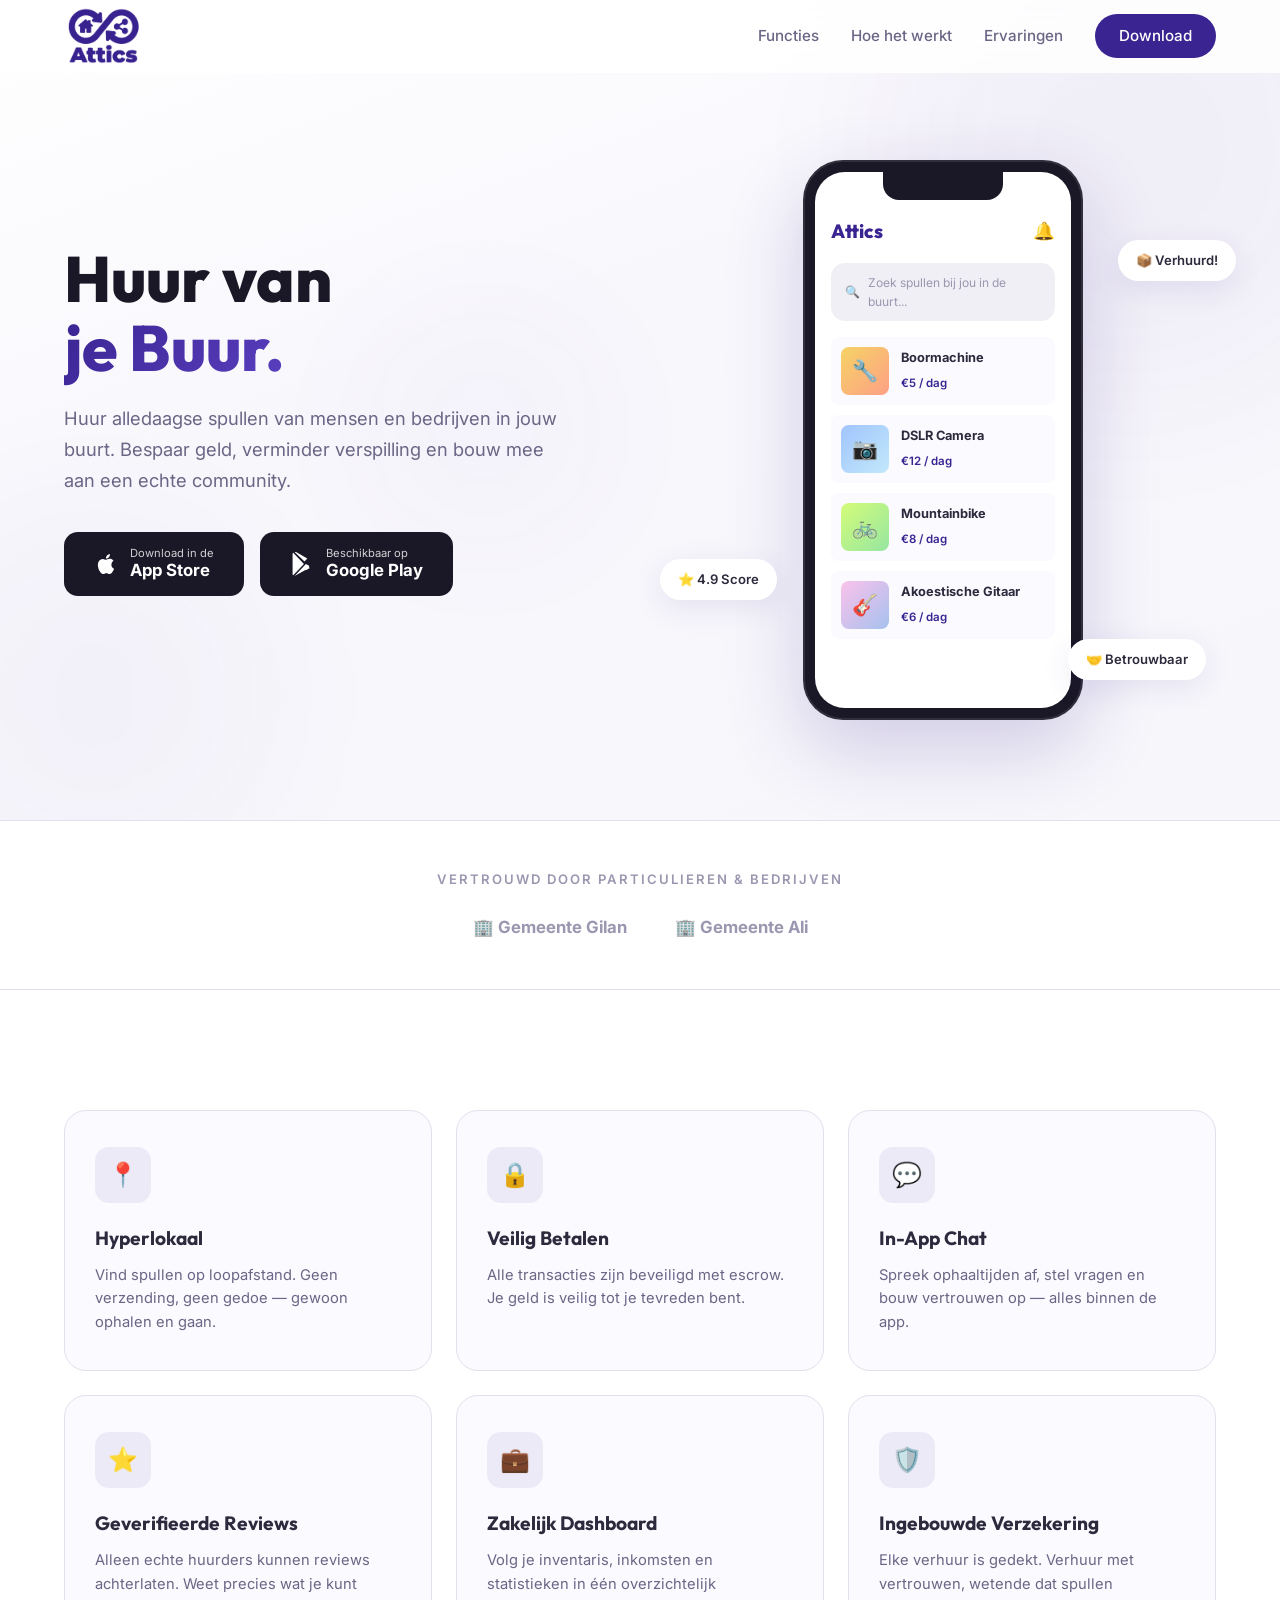
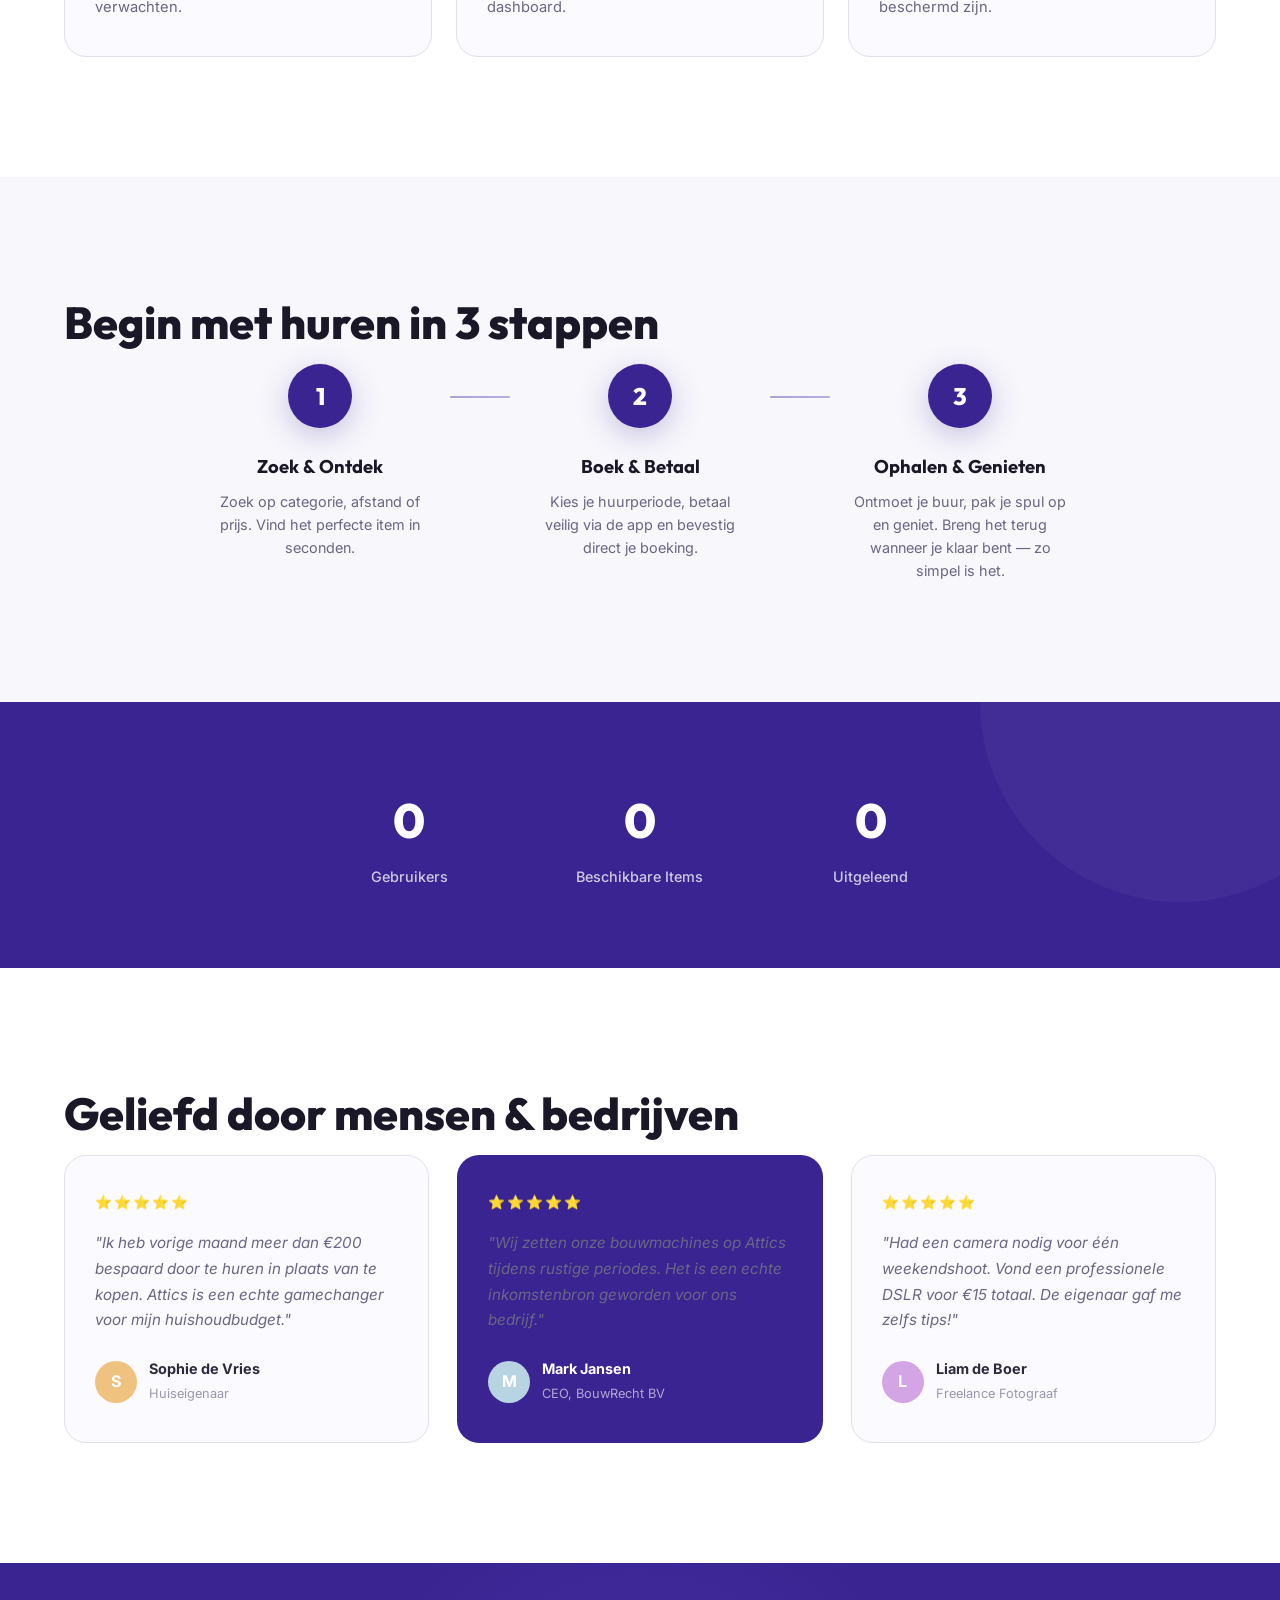
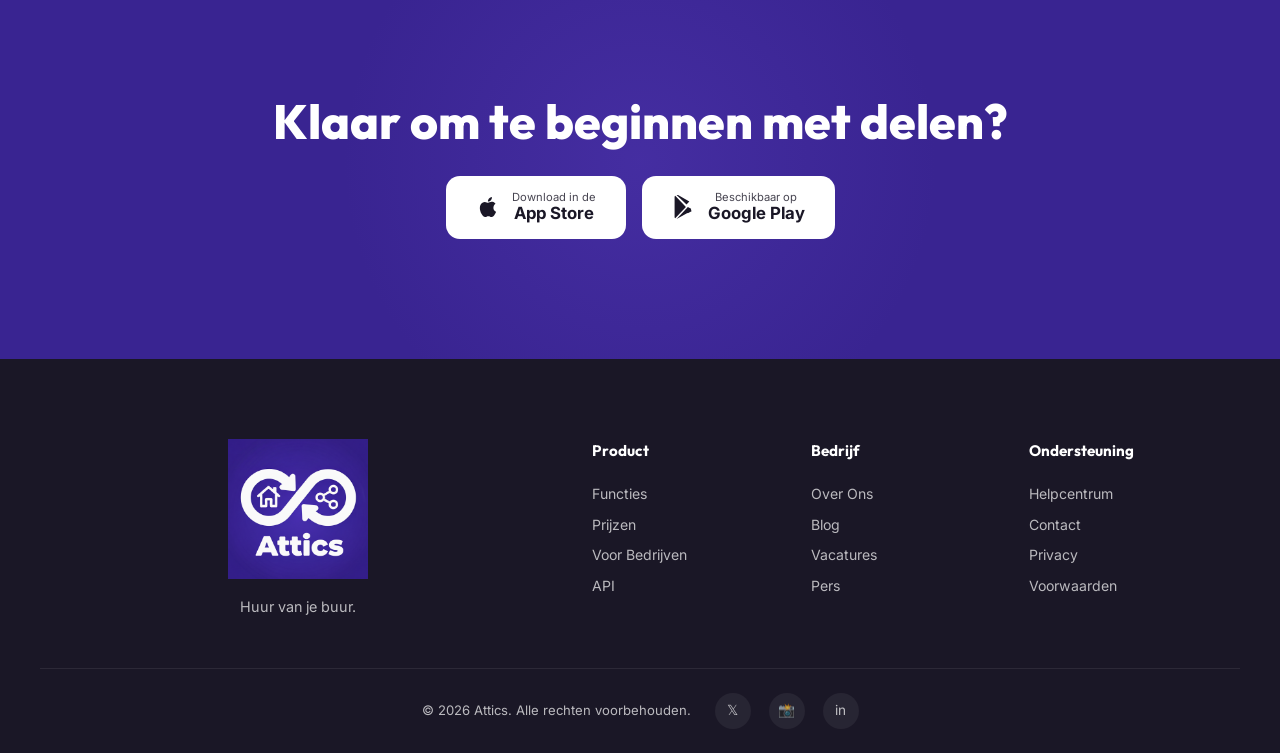
<file: index.html>
<!DOCTYPE html>
<html lang="nl">
<head>
  <meta charset="UTF-8" />
  <meta name="viewport" content="width=device-width, initial-scale=1.0" />
  <title>Attics — Huur van je Buur</title>
  <meta name="description" content="Attics laat je alledaagse spullen huren van mensen en bedrijven bij jou in de buurt. Bespaar geld, verminder verspilling en bouw aan je community." />
  <link rel="preconnect" href="https://fonts.googleapis.com" />
  <link rel="preconnect" href="https://fonts.gstatic.com" crossorigin />
  <link href="https://fonts.googleapis.com/css2?family=Inter:wght@400;500;600;700;800&family=Outfit:wght@400;500;600;700;800&display=swap" rel="stylesheet" />
  <link rel="stylesheet" href="assets/css/style.css" />
  <link rel="icon" type="image/png" href="assets/img/attics_logo.png" />
</head>
<body>
  <!-- ========== NAVBAR ========== -->
  <nav class="navbar" id="navbar">
    <div class="container navbar__inner">
      <a href="#" class="navbar__logo">
        <img src="assets/img/inverted_logo.png" alt="Attics" class="navbar__logo-img" />
      </a>
      <div class="navbar__links" id="navLinks">
        <a href="#features">Functies</a>
        <a href="#how-it-works">Hoe het werkt</a>
        <a href="#testimonials">Ervaringen</a>
        <a href="#download" class="btn btn--sm btn--primary">Download</a>
      </div>
      <button class="navbar__toggle" id="navToggle" aria-label="Menu openen">
        <span></span><span></span><span></span>
      </button>
    </div>
  </nav>

  <!-- ========== HERO ========== -->
  <section class="hero" id="hero">
    <div class="hero__bg-shapes">
      <div class="hero__shape hero__shape--1"></div>
      <div class="hero__shape hero__shape--2"></div>
      <div class="hero__shape hero__shape--3"></div>
    </div>
    <div class="container hero__inner">
      <div class="hero__content">
        <h1 class="hero__title">Huur van<br/><span class="hero__title--accent">je Buur.</span></h1>
        <p class="hero__subtitle">Huur alledaagse spullen van mensen en bedrijven in jouw buurt. Bespaar geld, verminder verspilling en bouw mee aan een echte community.</p>
        <div class="hero__buttons">
          <a href="#" class="store-btn store-btn--apple" aria-label="Download in de App Store">
            <svg viewBox="0 0 24 24" fill="currentColor"><path d="M18.71 19.5c-.83 1.24-1.71 2.45-3.05 2.47-1.34.03-1.77-.79-3.29-.79-1.53 0-2 .77-3.27.82-1.31.05-2.3-1.32-3.14-2.53C4.25 17 2.94 12.45 4.7 9.39c.87-1.52 2.43-2.48 4.12-2.51 1.28-.02 2.5.87 3.29.87.78 0 2.26-1.07 3.8-.91.65.03 2.47.26 3.64 1.98-.09.06-2.17 1.28-2.15 3.81.03 3.02 2.65 4.03 2.68 4.04-.03.07-.42 1.44-1.38 2.83M13 3.5c.73-.83 1.94-1.46 2.94-1.5.13 1.17-.34 2.35-1.04 3.19-.69.85-1.83 1.51-2.95 1.42-.15-1.15.41-2.35 1.05-3.11z"/></svg>
            <div>
              <small>Download in de</small>
              <strong>App Store</strong>
            </div>
          </a>
          <a href="#" class="store-btn store-btn--google" aria-label="Beschikbaar op Google Play">
            <svg viewBox="0 0 24 24" fill="currentColor"><path d="M3.18 23.27c-.36-.17-.59-.52-.59-.92V1.65c0-.4.24-.75.6-.92l10.74 11.27L3.18 23.27zm1.4.73l11.75-6.54-2.8-2.94L4.58 24zm14.49-10.2l-3.2-1.78-3.02 3.17 3.01 3.17 3.21-1.79c.56-.31.56-1.08 0-1.39v-.38zM4.58 0l9.95 9.52 2.8-2.94L5.58-.27C5.21-.47 4.85-.27 4.58 0z"/></svg>
            <div>
              <small>Beschikbaar op</small>
              <strong>Google Play</strong>
            </div>
          </a>
        </div>
      </div>
      <div class="hero__visual">
        <div class="phone-mockup">
          <div class="phone-mockup__notch"></div>
          <div class="phone-mockup__screen">
            <div class="phone-mockup__header">
              <span class="phone-mockup__logo">Attics</span>
              <span class="phone-mockup__icon">🔔</span>
            </div>
            <div class="phone-mockup__search">
              <span>🔍</span> Zoek spullen bij jou in de buurt...
            </div>
            <div class="phone-mockup__cards">
              <div class="phone-mockup__card">
                <div class="phone-mockup__card-img" style="background: linear-gradient(135deg, #f6d365, #fda085);">🔧</div>
                <div class="phone-mockup__card-info">
                  <strong>Boormachine</strong>
                  <span>€5 / dag</span>
                </div>
              </div>
              <div class="phone-mockup__card">
                <div class="phone-mockup__card-img" style="background: linear-gradient(135deg, #a1c4fd, #c2e9fb);">📷</div>
                <div class="phone-mockup__card-info">
                  <strong>DSLR Camera</strong>
                  <span>€12 / dag</span>
                </div>
              </div>
              <div class="phone-mockup__card">
                <div class="phone-mockup__card-img" style="background: linear-gradient(135deg, #d4fc79, #96e6a1);">🚲</div>
                <div class="phone-mockup__card-info">
                  <strong>Mountainbike</strong>
                  <span>€8 / dag</span>
                </div>
              </div>
              <div class="phone-mockup__card">
                <div class="phone-mockup__card-img" style="background: linear-gradient(135deg, #fbc2eb, #a6c1ee);">🎸</div>
                <div class="phone-mockup__card-info">
                  <strong>Akoestische Gitaar</strong>
                  <span>€6 / dag</span>
                </div>
              </div>
            </div>
          </div>
        </div>
        <div class="hero__floating hero__floating--1">📦 Verhuurd!</div>
        <div class="hero__floating hero__floating--2">⭐ 4.9 Score</div>
        <div class="hero__floating hero__floating--3">🤝 Betrouwbaar</div>
      </div>
    </div>
  </section>

  <!-- ========== TRUSTED BY ========== -->
  <section class="trusted">
    <div class="container">
      <p class="trusted__label">Vertrouwd door particulieren & bedrijven</p>
      <div class="trusted__logos">
        <span class="trusted__logo">🏢 Gemeente Gilan</span>
        <span class="trusted__logo">🏢 Gemeente Ali</span>
      </div>
    </div>
  </section>

  <!-- ========== FEATURES ========== -->
  <section class="features" id="features">
    <div class="container">
      <div class="features__grid">
        <!-- Feature cards are loaded from assets/js/features-config.js -->
      </div>
    </div>
  </section>

  <!-- ========== HOW IT WORKS ========== -->
  <section class="how-it-works" id="how-it-works">
    <div class="container">
      <h2 class="section-header__title">Begin met huren in 3 stappen</h2>
      <div class="steps">
        <div class="step">
          <div class="step__number">1</div>
          <div class="step__content">
            <h3>Zoek & Ontdek</h3>
            <p>Zoek op categorie, afstand of prijs. Vind het perfecte item in seconden.</p>
          </div>
        </div>
        <div class="step__connector"></div>
        <div class="step">
          <div class="step__number">2</div>
          <div class="step__content">
            <h3>Boek & Betaal</h3>
            <p>Kies je huurperiode, betaal veilig via de app en bevestig direct je boeking.</p>
          </div>
        </div>
        <div class="step__connector"></div>
        <div class="step">
          <div class="step__number">3</div>
          <div class="step__content">
            <h3>Ophalen & Genieten</h3>
            <p>Ontmoet je buur, pak je spul op en geniet. Breng het terug wanneer je klaar bent — zo simpel is het.</p>
          </div>
        </div>
      </div>
    </div>
  </section>

  <!-- ========== STATS ========== -->
  <section class="stats">
    <div class="container stats__inner">
      <!-- Stats are loaded from assets/js/stats-config.js -->
    </div>
  </section>

  <!-- ========== TESTIMONIALS ========== -->
  <section class="testimonials" id="testimonials">
    <div class="container">
      <h2 class="section-header__title" style="white-space: nowrap;">Geliefd door mensen & bedrijven</h2>
      <div class="testimonials__grid">
        <div class="testimonial-card">
          <div class="testimonial-card__stars">⭐⭐⭐⭐⭐</div>
          <p>"Ik heb vorige maand meer dan €200 bespaard door te huren in plaats van te kopen. Attics is een echte gamechanger voor mijn huishoudbudget."</p>
          <div class="testimonial-card__author">
            <div class="testimonial-card__avatar" style="background: #f0c27f;">S</div>
            <div>
              <strong>Sophie de Vries</strong>
              <span>Huiseigenaar</span>
            </div>
          </div>
        </div>
        <div class="testimonial-card testimonial-card--featured">
          <div class="testimonial-card__stars">⭐⭐⭐⭐⭐</div>
          <p>"Wij zetten onze bouwmachines op Attics tijdens rustige periodes. Het is een echte inkomstenbron geworden voor ons bedrijf."</p>
          <div class="testimonial-card__author">
            <div class="testimonial-card__avatar" style="background: #b8d4e3;">M</div>
            <div>
              <strong>Mark Jansen</strong>
              <span>CEO, BouwRecht BV</span>
            </div>
          </div>
        </div>
        <div class="testimonial-card">
          <div class="testimonial-card__stars">⭐⭐⭐⭐⭐</div>
          <p>"Had een camera nodig voor één weekendshoot. Vond een professionele DSLR voor €15 totaal. De eigenaar gaf me zelfs tips!"</p>
          <div class="testimonial-card__author">
            <div class="testimonial-card__avatar" style="background: #d4a5e5;">L</div>
            <div>
              <strong>Liam de Boer</strong>
              <span>Freelance Fotograaf</span>
            </div>
          </div>
        </div>
      </div>
    </div>
  </section>

  <!-- ========== CTA SECTION ========== -->
  <section class="cta" id="download">
    <div class="cta__glow"></div>
    <div class="container cta__inner">
      <h2 class="cta__title">Klaar om te beginnen met delen?</h2>
      <div class="cta__buttons">
        <a href="#" class="store-btn store-btn--apple store-btn--light" aria-label="Download in de App Store">
          <svg viewBox="0 0 24 24" fill="currentColor"><path d="M18.71 19.5c-.83 1.24-1.71 2.45-3.05 2.47-1.34.03-1.77-.79-3.29-.79-1.53 0-2 .77-3.27.82-1.31.05-2.3-1.32-3.14-2.53C4.25 17 2.94 12.45 4.7 9.39c.87-1.52 2.43-2.48 4.12-2.51 1.28-.02 2.5.87 3.29.87.78 0 2.26-1.07 3.8-.91.65.03 2.47.26 3.64 1.98-.09.06-2.17 1.28-2.15 3.81.03 3.02 2.65 4.03 2.68 4.04-.03.07-.42 1.44-1.38 2.83M13 3.5c.73-.83 1.94-1.46 2.94-1.5.13 1.17-.34 2.35-1.04 3.19-.69.85-1.83 1.51-2.95 1.42-.15-1.15.41-2.35 1.05-3.11z"/></svg>
          <div>
            <small>Download in de</small>
            <strong>App Store</strong>
          </div>
        </a>
        <a href="#" class="store-btn store-btn--google store-btn--light" aria-label="Beschikbaar op Google Play">
          <svg viewBox="0 0 24 24" fill="currentColor"><path d="M3.18 23.27c-.36-.17-.59-.52-.59-.92V1.65c0-.4.24-.75.6-.92l10.74 11.27L3.18 23.27zm1.4.73l11.75-6.54-2.8-2.94L4.58 24zm14.49-10.2l-3.2-1.78-3.02 3.17 3.01 3.17 3.21-1.79c.56-.31.56-1.08 0-1.39v-.38zM4.58 0l9.95 9.52 2.8-2.94L5.58-.27C5.21-.47 4.85-.27 4.58 0z"/></svg>
          <div>
            <small>Beschikbaar op</small>
            <strong>Google Play</strong>
          </div>
        </a>
      </div>
    </div>
  </section>

  <!-- ========== FOOTER ========== -->
  <footer class="footer">
    <div class="container footer__inner">
      <div class="footer__brand">
        <a href="#" class="footer__logo">
          <img src="assets/img/attics_logo.png" alt="Attics" class="footer__logo-img" />
        </a>
        <p>Huur van je buur.</p>
      </div>
      <div class="footer__links">
        <div class="footer__col">
          <h4>Product</h4>
          <a href="#">Functies</a>
          <a href="#">Prijzen</a>
          <a href="#">Voor Bedrijven</a>
          <a href="#">API</a>
        </div>
        <div class="footer__col">
          <h4>Bedrijf</h4>
          <a href="#">Over Ons</a>
          <a href="#">Blog</a>
          <a href="#">Vacatures</a>
          <a href="#">Pers</a>
        </div>
        <div class="footer__col">
          <h4>Ondersteuning</h4>
          <a href="#">Helpcentrum</a>
          <a href="#">Contact</a>
          <a href="#">Privacy</a>
          <a href="#">Voorwaarden</a>
        </div>
      </div>
    </div>
    <div class="container footer__bottom">
      <p>&copy; 2026 Attics. Alle rechten voorbehouden.</p>
      <div class="footer__socials">
        <a href="#" aria-label="Twitter">𝕏</a>
        <a href="#" aria-label="Instagram">📸</a>
        <a href="#" aria-label="LinkedIn">in</a>
      </div>
    </div>
  </footer>

  <script src="assets/js/features-config.js"></script>
  <script src="assets/js/stats-config.js"></script>
  <script src="assets/js/script.js"></script>
</body>
</html>
</file>
<file: assets/css/style.css>
/* ============================================================
   ATTICS — Landing Page Styles
   Brand: #392491 (deep indigo) + white
   ============================================================ */

/* ---------- RESET & TOKENS ---------- */
*,
*::before,
*::after {
  box-sizing: border-box;
  margin: 0;
  padding: 0;
}

:root {
  --primary: #392491;
  --primary-dark: #2a1a6e;
  --primary-light: #5a3fbf;
  --primary-glow: rgba(57, 36, 145, 0.25);
  --primary-subtle: rgba(57, 36, 145, 0.07);
  --white: #ffffff;
  --off-white: #f8f7fc;
  --gray-50: #fafaff;
  --gray-100: #f0eff5;
  --gray-200: #e2e0ec;
  --gray-400: #9b97b0;
  --gray-600: #6b6685;
  --gray-800: #2e2a3d;
  --gray-900: #1a1726;
  --text: #2e2a3d;
  --text-muted: #6b6685;
  --radius-sm: 8px;
  --radius-md: 14px;
  --radius-lg: 22px;
  --radius-xl: 32px;
  --radius-full: 999px;
  --shadow-sm: 0 2px 8px rgba(57, 36, 145, 0.06);
  --shadow-md: 0 8px 30px rgba(57, 36, 145, 0.1);
  --shadow-lg: 0 20px 60px rgba(57, 36, 145, 0.15);
  --shadow-xl: 0 30px 80px rgba(57, 36, 145, 0.2);
  --transition: 0.3s cubic-bezier(0.4, 0, 0.2, 1);
  --font-heading: "Outfit", sans-serif;
  --font-body: "Inter", sans-serif;
}

html {
  scroll-behavior: smooth;
  -webkit-font-smoothing: antialiased;
}

body {
  font-family: var(--font-body);
  color: var(--text);
  background: var(--white);
  line-height: 1.6;
  overflow-x: hidden;
}

img,
svg {
  display: block;
  max-width: 100%;
}
a {
  text-decoration: none;
  color: inherit;
}
button {
  border: none;
  background: none;
  cursor: pointer;
  font: inherit;
}

.container {
  width: 100%;
  max-width: 1200px;
  margin: 0 auto;
  padding: 0 24px;
}

/* ---------- NAVBAR ---------- */
.navbar {
  position: fixed;
  top: 0;
  left: 0;
  right: 0;
  z-index: 1000;
  background: rgba(255, 255, 255, 0.85);
  backdrop-filter: blur(20px);
  -webkit-backdrop-filter: blur(20px);
  border-bottom: 1px solid transparent;
  transition: var(--transition);
}

.navbar--scrolled {
  border-bottom-color: var(--gray-200);
  box-shadow: var(--shadow-sm);
}

.navbar__inner {
  display: flex;
  align-items: center;
  justify-content: space-between;
  height: 72px;
}

.navbar__logo {
  display: flex;
  align-items: center;
  gap: 10px;
  font-family: var(--font-heading);
  font-weight: 800;
  font-size: 1.5rem;
  color: var(--primary);
}

.navbar__logo-img {
  height: 80px;
  width: auto;
  object-fit: contain;
  background: transparent;
}

.navbar__links {
  display: flex;
  align-items: center;
  gap: 32px;
}

.navbar__links a {
  font-size: 0.95rem;
  font-weight: 500;
  color: var(--gray-600);
  transition: var(--transition);
}

.navbar__links a:hover {
  color: var(--primary);
}

.navbar__toggle {
  display: none;
  flex-direction: column;
  gap: 5px;
  width: 28px;
}

.navbar__toggle span {
  display: block;
  width: 100%;
  height: 2px;
  background: var(--gray-800);
  border-radius: 2px;
  transition: var(--transition);
}

/* ---------- BUTTONS ---------- */
.btn {
  display: inline-flex;
  align-items: center;
  justify-content: center;
  font-weight: 600;
  border-radius: var(--radius-full);
  transition: var(--transition);
  cursor: pointer;
}

.btn--sm {
  padding: 10px 24px;
  font-size: 0.9rem;
}

.btn--primary {
  background: var(--primary);
  color: var(--white) !important;
}

.btn--primary:hover {
  background: var(--primary-dark);
  transform: translateY(-1px);
  box-shadow: 0 6px 20px var(--primary-glow);
}

/* ---------- STORE BUTTONS ---------- */
.store-btn {
  display: inline-flex;
  align-items: center;
  gap: 12px;
  padding: 14px 28px;
  background: var(--gray-900);
  color: var(--white);
  border-radius: var(--radius-md);
  transition: var(--transition);
  border: 2px solid transparent;
}

.store-btn svg {
  width: 24px;
  height: 24px;
  flex-shrink: 0;
}

.store-btn small {
  display: block;
  font-size: 0.7rem;
  opacity: 0.8;
  line-height: 1;
}

.store-btn strong {
  display: block;
  font-size: 1.05rem;
  line-height: 1.2;
}

.store-btn:hover {
  transform: translateY(-3px);
  box-shadow: var(--shadow-lg);
}

.store-btn--light {
  background: var(--white);
  color: var(--gray-900);
  border-color: rgba(255, 255, 255, 0.2);
}

.store-btn--light:hover {
  background: var(--off-white);
  box-shadow: var(--shadow-xl);
}

/* ---------- HERO ---------- */
.hero {
  position: relative;
  padding: 160px 0 100px;
  background: linear-gradient(
    160deg,
    var(--white) 0%,
    var(--off-white) 40%,
    rgba(57, 36, 145, 0.04) 100%
  );
  overflow: hidden;
}

.hero__bg-shapes {
  position: absolute;
  inset: 0;
  pointer-events: none;
  overflow: hidden;
}

.hero__shape {
  position: absolute;
  border-radius: 50%;
  filter: blur(80px);
  opacity: 0.5;
}

.hero__shape--1 {
  width: 500px;
  height: 500px;
  background: rgba(57, 36, 145, 0.08);
  top: -100px;
  right: -100px;
  animation: float 20s ease-in-out infinite;
}

.hero__shape--2 {
  width: 350px;
  height: 350px;
  background: rgba(57, 36, 145, 0.06);
  bottom: -50px;
  left: -80px;
  animation: float 15s ease-in-out infinite reverse;
}

.hero__shape--3 {
  width: 200px;
  height: 200px;
  background: rgba(90, 63, 191, 0.08);
  top: 40%;
  left: 30%;
  animation: float 18s ease-in-out infinite 3s;
}

@keyframes float {
  0%,
  100% {
    transform: translate(0, 0) scale(1);
  }
  33% {
    transform: translate(30px, -30px) scale(1.05);
  }
  66% {
    transform: translate(-20px, 20px) scale(0.95);
  }
}

.hero__inner {
  display: grid;
  grid-template-columns: 1fr 1fr;
  gap: 60px;
  align-items: center;
}

.hero__badge {
  display: inline-block;
  padding: 8px 18px;
  background: var(--primary-subtle);
  color: var(--primary);
  font-size: 0.85rem;
  font-weight: 600;
  border-radius: var(--radius-full);
  margin-bottom: 24px;
  animation: fadeInUp 0.6s ease-out;
}

.hero__title {
  font-family: var(--font-heading);
  font-size: 4rem;
  font-weight: 800;
  line-height: 1.08;
  color: var(--gray-900);
  margin-bottom: 20px;
  animation: fadeInUp 0.6s ease-out 0.1s both;
}

.hero__title--accent {
  background: linear-gradient(135deg, var(--primary), var(--primary-light));
  -webkit-background-clip: text;
  -webkit-text-fill-color: transparent;
  background-clip: text;
}

.hero__subtitle {
  font-size: 1.15rem;
  color: var(--text-muted);
  max-width: 500px;
  line-height: 1.7;
  margin-bottom: 36px;
  animation: fadeInUp 0.6s ease-out 0.2s both;
}

.hero__buttons {
  display: flex;
  gap: 16px;
  flex-wrap: wrap;
  margin-bottom: 40px;
  animation: fadeInUp 0.6s ease-out 0.3s both;
}

.hero__social-proof {
  display: flex;
  align-items: center;
  gap: 14px;
  animation: fadeInUp 0.6s ease-out 0.4s both;
}

.hero__social-proof p {
  font-size: 0.9rem;
  color: var(--text-muted);
}

.hero__social-proof strong {
  color: var(--primary);
}

.hero__avatars {
  display: flex;
}

.hero__avatar {
  width: 38px;
  height: 38px;
  border-radius: 50%;
  display: flex;
  align-items: center;
  justify-content: center;
  font-size: 1rem;
  border: 3px solid var(--white);
  margin-left: -10px;
}

.hero__avatar:first-child {
  margin-left: 0;
}

/* Phone Mockup */
.hero__visual {
  position: relative;
  display: flex;
  justify-content: center;
  animation: fadeInUp 0.8s ease-out 0.3s both;
}

.phone-mockup {
  width: 280px;
  height: 560px;
  background: var(--gray-900);
  border-radius: 40px;
  padding: 12px;
  position: relative;
  box-shadow:
    var(--shadow-xl),
    inset 0 0 0 2px rgba(255, 255, 255, 0.1);
}

.phone-mockup__notch {
  width: 120px;
  height: 28px;
  background: var(--gray-900);
  border-radius: 0 0 16px 16px;
  position: absolute;
  top: 12px;
  left: 50%;
  transform: translateX(-50%);
  z-index: 2;
}

.phone-mockup__screen {
  width: 100%;
  height: 100%;
  background: var(--white);
  border-radius: 30px;
  padding: 44px 16px 16px;
  overflow: hidden;
}

.phone-mockup__header {
  display: flex;
  justify-content: space-between;
  align-items: center;
  margin-bottom: 16px;
}

.phone-mockup__logo {
  font-family: var(--font-heading);
  font-weight: 800;
  font-size: 1.2rem;
  color: var(--primary);
}

.phone-mockup__icon {
  font-size: 1.1rem;
}

.phone-mockup__search {
  display: flex;
  align-items: center;
  gap: 8px;
  padding: 10px 14px;
  background: var(--gray-100);
  border-radius: var(--radius-md);
  font-size: 0.75rem;
  color: var(--gray-400);
  margin-bottom: 16px;
}

.phone-mockup__cards {
  display: flex;
  flex-direction: column;
  gap: 10px;
}

.phone-mockup__card {
  display: flex;
  align-items: center;
  gap: 12px;
  padding: 10px;
  background: var(--gray-50);
  border-radius: var(--radius-sm);
  transition: var(--transition);
}

.phone-mockup__card-img {
  width: 48px;
  height: 48px;
  border-radius: var(--radius-sm);
  display: flex;
  align-items: center;
  justify-content: center;
  font-size: 1.3rem;
  flex-shrink: 0;
}

.phone-mockup__card-info strong {
  display: block;
  font-size: 0.8rem;
  color: var(--gray-800);
}

.phone-mockup__card-info span {
  font-size: 0.72rem;
  color: var(--primary);
  font-weight: 600;
}

/* Floating badges */
.hero__floating {
  position: absolute;
  background: var(--white);
  padding: 10px 18px;
  border-radius: var(--radius-full);
  font-size: 0.82rem;
  font-weight: 600;
  color: var(--gray-800);
  box-shadow: var(--shadow-md);
  white-space: nowrap;
}

.hero__floating--1 {
  top: 80px;
  right: -20px;
  animation: floatBadge 4s ease-in-out infinite;
}

.hero__floating--2 {
  bottom: 120px;
  left: -10px;
  animation: floatBadge 5s ease-in-out infinite 1s;
}

.hero__floating--3 {
  bottom: 40px;
  right: 10px;
  animation: floatBadge 4.5s ease-in-out infinite 2s;
}

@keyframes floatBadge {
  0%,
  100% {
    transform: translateY(0);
  }
  50% {
    transform: translateY(-10px);
  }
}

@keyframes fadeInUp {
  from {
    opacity: 0;
    transform: translateY(24px);
  }
  to {
    opacity: 1;
    transform: translateY(0);
  }
}

/* ---------- TRUSTED ---------- */
.trusted {
  padding: 48px 0;
  border-top: 1px solid var(--gray-200);
  border-bottom: 1px solid var(--gray-200);
  background: var(--white);
}

.trusted__label {
  text-align: center;
  font-size: 0.82rem;
  text-transform: uppercase;
  letter-spacing: 2px;
  color: var(--gray-400);
  font-weight: 600;
  margin-bottom: 24px;
}

.trusted__logos {
  display: flex;
  justify-content: center;
  align-items: center;
  gap: 48px;
  flex-wrap: wrap;
}

.trusted__logo {
  font-size: 1.05rem;
  font-weight: 700;
  color: var(--gray-400);
  opacity: 0.7;
  transition: var(--transition);
  white-space: nowrap;
}

.trusted__logo:hover {
  opacity: 1;
  color: var(--primary);
}

/* ---------- SECTION HEADER ---------- */
.section-header {
  text-align: center;
  max-width: 600px;
  margin: 0 auto 64px;
}

.section-header__tag {
  display: inline-block;
  padding: 6px 16px;
  background: var(--primary-subtle);
  color: var(--primary);
  font-size: 0.8rem;
  font-weight: 600;
  border-radius: var(--radius-full);
  text-transform: uppercase;
  letter-spacing: 1px;
  margin-bottom: 16px;
}

.section-header__title {
  font-family: var(--font-heading);
  font-size: 2.8rem;
  font-weight: 800;
  color: var(--gray-900);
  line-height: 1.15;
  margin-bottom: 16px;
}

.section-header__desc {
  font-size: 1.05rem;
  color: var(--text-muted);
  line-height: 1.7;
}

/* ---------- FEATURES ---------- */
.features {
  padding: 120px 0;
  background: var(--white);
}

.features__grid {
  display: grid;
  grid-template-columns: repeat(3, 1fr);
  gap: 24px;
}

.feature-card {
  padding: 36px 30px;
  background: var(--gray-50);
  border-radius: var(--radius-lg);
  border: 1px solid var(--gray-200);
  transition: var(--transition);
  position: relative;
  overflow: hidden;
}

.feature-card::before {
  content: "";
  position: absolute;
  top: 0;
  left: 0;
  right: 0;
  height: 3px;
  background: linear-gradient(90deg, var(--primary), var(--primary-light));
  border-radius: 3px 3px 0 0;
  transform: scaleX(0);
  transition: var(--transition);
}

.feature-card:hover {
  transform: translateY(-6px);
  box-shadow: var(--shadow-md);
  border-color: rgba(57, 36, 145, 0.15);
}

.feature-card:hover::before {
  transform: scaleX(1);
}

.feature-card__icon {
  width: 56px;
  height: 56px;
  display: flex;
  align-items: center;
  justify-content: center;
  font-size: 1.5rem;
  background: var(--primary-subtle);
  border-radius: var(--radius-md);
  margin-bottom: 20px;
}

.feature-card h3 {
  font-family: var(--font-heading);
  font-size: 1.2rem;
  font-weight: 700;
  margin-bottom: 10px;
}

.feature-card p {
  font-size: 0.92rem;
  color: var(--text-muted);
  line-height: 1.6;
}

/* ---------- HOW IT WORKS ---------- */
.how-it-works {
  padding: 120px 0;
  background: var(--off-white);
}

.steps {
  display: flex;
  align-items: flex-start;
  justify-content: center;
  gap: 0;
  max-width: 900px;
  margin: 0 auto;
}

.step {
  flex: 1;
  text-align: center;
  padding: 0 24px;
}

.step__number {
  width: 64px;
  height: 64px;
  margin: 0 auto 24px;
  display: flex;
  align-items: center;
  justify-content: center;
  background: var(--primary);
  color: var(--white);
  font-family: var(--font-heading);
  font-size: 1.5rem;
  font-weight: 800;
  border-radius: 50%;
  box-shadow: 0 8px 30px var(--primary-glow);
}

.step__content h3 {
  font-family: var(--font-heading);
  font-size: 1.15rem;
  font-weight: 700;
  margin-bottom: 8px;
  color: var(--gray-900);
}

.step__content p {
  font-size: 0.9rem;
  color: var(--text-muted);
  line-height: 1.6;
}

.step__connector {
  width: 60px;
  height: 2px;
  background: linear-gradient(90deg, var(--primary), var(--primary-light));
  margin-top: 32px;
  flex-shrink: 0;
  border-radius: 2px;
  opacity: 0.4;
}

/* ---------- STATS ---------- */
.stats {
  padding: 80px 0;
  background: var(--primary);
  color: var(--white);
  position: relative;
  overflow: hidden;
}

.stats::before {
  content: "";
  position: absolute;
  width: 400px;
  height: 400px;
  background: rgba(255, 255, 255, 0.04);
  border-radius: 50%;
  top: -200px;
  right: -100px;
}

.stats__inner {
  display: grid;
  grid-template-columns: repeat(3, 1fr);
  gap: 40px;
  text-align: center;
  position: relative;
  max-width: 700px;
  margin: 0 auto;
}

.stat__number {
  font-family: var(--font-heading);
  font-size: 3rem;
  font-weight: 800;
  margin-bottom: 6px;
}

.stat__label {
  font-size: 0.9rem;
  opacity: 0.75;
  font-weight: 500;
}

/* ---------- TESTIMONIALS ---------- */
.testimonials {
  padding: 120px 0;
  background: var(--white);
}

.testimonials__grid {
  display: grid;
  grid-template-columns: repeat(3, 1fr);
  gap: 28px;
}

.testimonial-card {
  padding: 36px 30px;
  background: var(--gray-50);
  border-radius: var(--radius-lg);
  border: 1px solid var(--gray-200);
  transition: var(--transition);
}

.testimonial-card:hover {
  transform: translateY(-4px);
  box-shadow: var(--shadow-md);
}

.testimonial-card--featured {
  background: var(--primary);
  color: var(--white);
  border-color: transparent;
  transform: scale(1.03);
}

.testimonial-card--featured:hover {
  transform: scale(1.03) translateY(-4px);
}

.testimonial-card--featured p {
  color: rgba(255, 255, 255, 0.9);
}

.testimonial-card--featured .testimonial-card__author span {
  color: rgba(255, 255, 255, 0.6);
}

.testimonial-card__stars {
  margin-bottom: 16px;
  font-size: 0.85rem;
  letter-spacing: 2px;
}

.testimonial-card p {
  font-size: 0.95rem;
  line-height: 1.7;
  color: var(--text-muted);
  margin-bottom: 24px;
  font-style: italic;
}

.testimonial-card__author {
  display: flex;
  align-items: center;
  gap: 12px;
}

.testimonial-card__avatar {
  width: 42px;
  height: 42px;
  border-radius: 50%;
  display: flex;
  align-items: center;
  justify-content: center;
  font-weight: 700;
  font-size: 1rem;
  color: var(--white);
}

.testimonial-card__author strong {
  display: block;
  font-size: 0.9rem;
}

.testimonial-card__author span {
  font-size: 0.8rem;
  color: var(--gray-400);
}

/* ---------- CTA ---------- */
.cta {
  padding: 120px 0;
  background: var(--primary);
  color: var(--white);
  text-align: center;
  position: relative;
  overflow: hidden;
}

.cta__glow {
  position: absolute;
  width: 600px;
  height: 600px;
  background: radial-gradient(circle, rgba(90, 63, 191, 0.35), transparent 70%);
  top: 50%;
  left: 50%;
  transform: translate(-50%, -50%);
  pointer-events: none;
}

.cta__inner {
  position: relative;
}

.cta__title {
  font-family: var(--font-heading);
  font-size: 3rem;
  font-weight: 800;
  margin-bottom: 16px;
}

.cta__subtitle {
  font-size: 1.1rem;
  opacity: 0.8;
  max-width: 500px;
  margin: 0 auto 40px;
  line-height: 1.7;
}

.cta__buttons {
  display: flex;
  justify-content: center;
  gap: 16px;
  flex-wrap: wrap;
}

/* ---------- FOOTER ---------- */
.footer {
  padding: 80px 0 0;
  background: var(--gray-900);
  color: rgba(255, 255, 255, 0.7);
}

.footer__inner {
  display: grid;
  grid-template-columns: 1.5fr 2fr;
  gap: 60px;
  padding-bottom: 48px;
  border-bottom: 1px solid rgba(255, 255, 255, 0.08);
}

.footer__logo {
  display: flex;
  align-items: center;
  justify-content: center;
  margin-bottom: 16px;
}

.footer__logo-img {
  height: 140px;
  width: auto;
  object-fit: contain;
  background: transparent;
}

.footer__brand {
  text-align: center;
}

.footer__brand p {
  font-size: 0.9rem;
  line-height: 1.7;
}

.footer__links {
  display: grid;
  grid-template-columns: repeat(3, 1fr);
  gap: 32px;
}

.footer__col h4 {
  color: var(--white);
  font-family: var(--font-heading);
  font-weight: 700;
  font-size: 0.95rem;
  margin-bottom: 16px;
}

.footer__col a {
  display: block;
  font-size: 0.88rem;
  padding: 4px 0;
  transition: var(--transition);
}

.footer__col a:hover {
  color: var(--white);
  transform: translateX(4px);
}

.footer__bottom {
  display: flex;
  justify-content: center;
  align-items: center;
  gap: 24px;
  padding: 24px 0;
  font-size: 0.82rem;
}

.footer__socials {
  display: flex;
  gap: 18px;
}

.footer__socials a {
  width: 36px;
  height: 36px;
  display: flex;
  align-items: center;
  justify-content: center;
  border-radius: 50%;
  background: rgba(255, 255, 255, 0.06);
  font-size: 0.85rem;
  transition: var(--transition);
}

.footer__socials a:hover {
  background: var(--primary);
  color: var(--white);
  transform: translateY(-2px);
}

/* ---------- SCROLL REVEAL ---------- */
.reveal {
  opacity: 0;
  transform: translateY(30px);
  transition:
    opacity 0.7s ease,
    transform 0.7s ease;
}

.reveal--visible {
  opacity: 1;
  transform: translateY(0);
}

/* ---------- RESPONSIVE ---------- */
@media (max-width: 1024px) {
  .hero__title {
    font-size: 3rem;
  }
  .section-header__title {
    font-size: 2.3rem;
  }
  .features__grid {
    grid-template-columns: repeat(2, 1fr);
  }
  .testimonials__grid {
    grid-template-columns: repeat(2, 1fr);
  }
  .testimonial-card:last-child {
    grid-column: span 2;
  }
}

@media (max-width: 768px) {
  .navbar__links {
    position: fixed;
    top: 72px;
    left: 0;
    right: 0;
    background: var(--white);
    flex-direction: column;
    padding: 24px;
    gap: 20px;
    border-bottom: 1px solid var(--gray-200);
    box-shadow: var(--shadow-md);
    transform: translateY(-120%);
    transition: var(--transition);
    opacity: 0;
  }

  .navbar__links--open {
    transform: translateY(0);
    opacity: 1;
  }

  .navbar__toggle {
    display: flex;
  }

  .hero__inner {
    grid-template-columns: 1fr;
    text-align: center;
    gap: 48px;
  }

  .hero__title {
    font-size: 2.6rem;
  }
  .hero__subtitle {
    margin: 0 auto 36px;
  }
  .hero__buttons {
    justify-content: center;
  }
  .hero__social-proof {
    justify-content: center;
  }
  .hero {
    padding: 130px 0 80px;
  }

  .section-header__title {
    font-size: 2rem;
  }
  .features__grid {
    grid-template-columns: 1fr;
  }

  .steps {
    flex-direction: column;
    align-items: center;
  }
  .step__connector {
    width: 2px;
    height: 40px;
    background: linear-gradient(180deg, var(--primary), var(--primary-light));
  }

  .stats__inner {
    grid-template-columns: repeat(2, 1fr);
  }
  .stat__number {
    font-size: 2.2rem;
  }

  .testimonials__grid {
    grid-template-columns: 1fr;
  }
  .testimonial-card:last-child {
    grid-column: auto;
  }
  .testimonial-card--featured {
    transform: none;
  }
  .testimonial-card--featured:hover {
    transform: translateY(-4px);
  }

  .cta__title {
    font-size: 2.2rem;
  }

  .footer__inner {
    grid-template-columns: 1fr;
    gap: 40px;
  }
  .footer__links {
    grid-template-columns: repeat(3, 1fr);
  }
  .footer__bottom {
    flex-direction: column;
    gap: 16px;
    text-align: center;
  }
}

@media (max-width: 480px) {
  .hero__title {
    font-size: 2.1rem;
  }
  .hero__buttons {
    flex-direction: column;
    align-items: center;
  }
  .store-btn {
    width: 100%;
    justify-content: center;
  }
  .cta__buttons {
    flex-direction: column;
    align-items: center;
  }
  .cta__buttons .store-btn {
    width: 100%;
    max-width: 280px;
    justify-content: center;
  }
  .footer__links {
    grid-template-columns: 1fr 1fr;
  }
  .trusted__logos {
    gap: 24px;
  }
}
</file>
